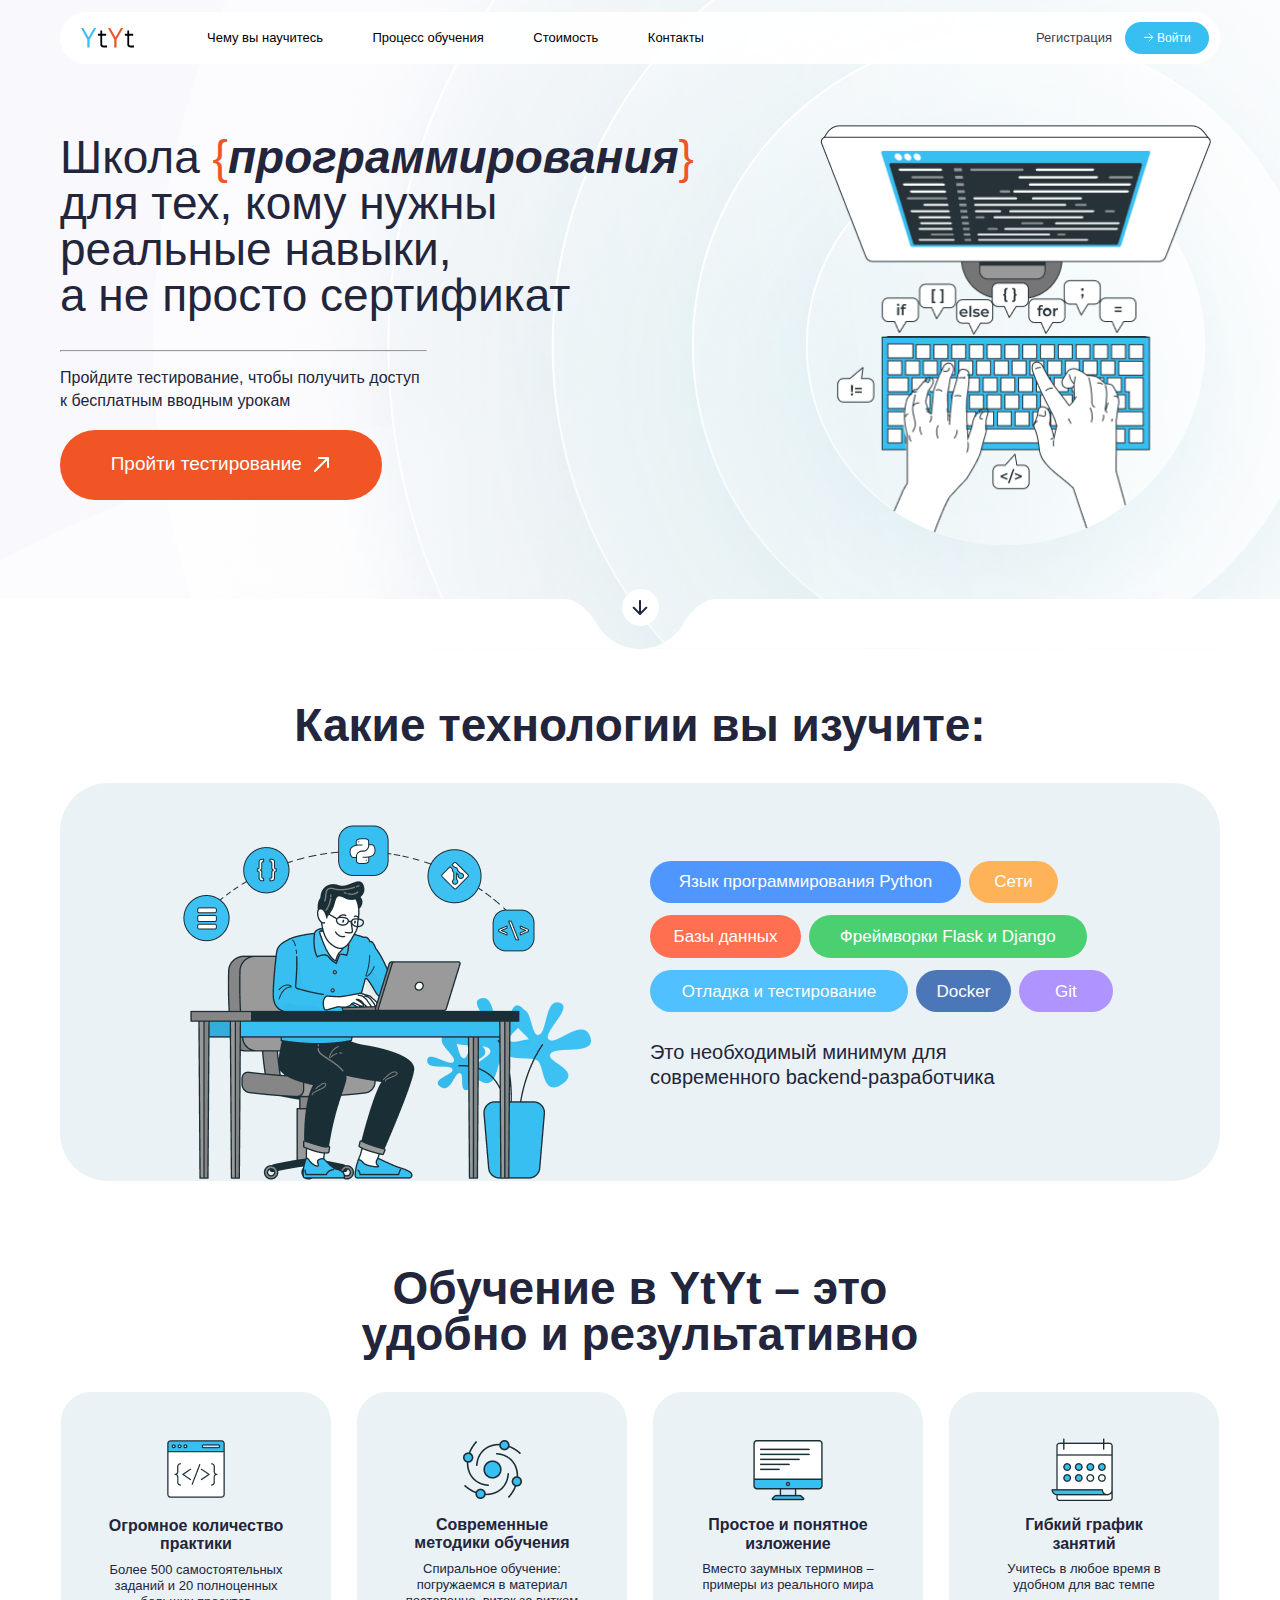
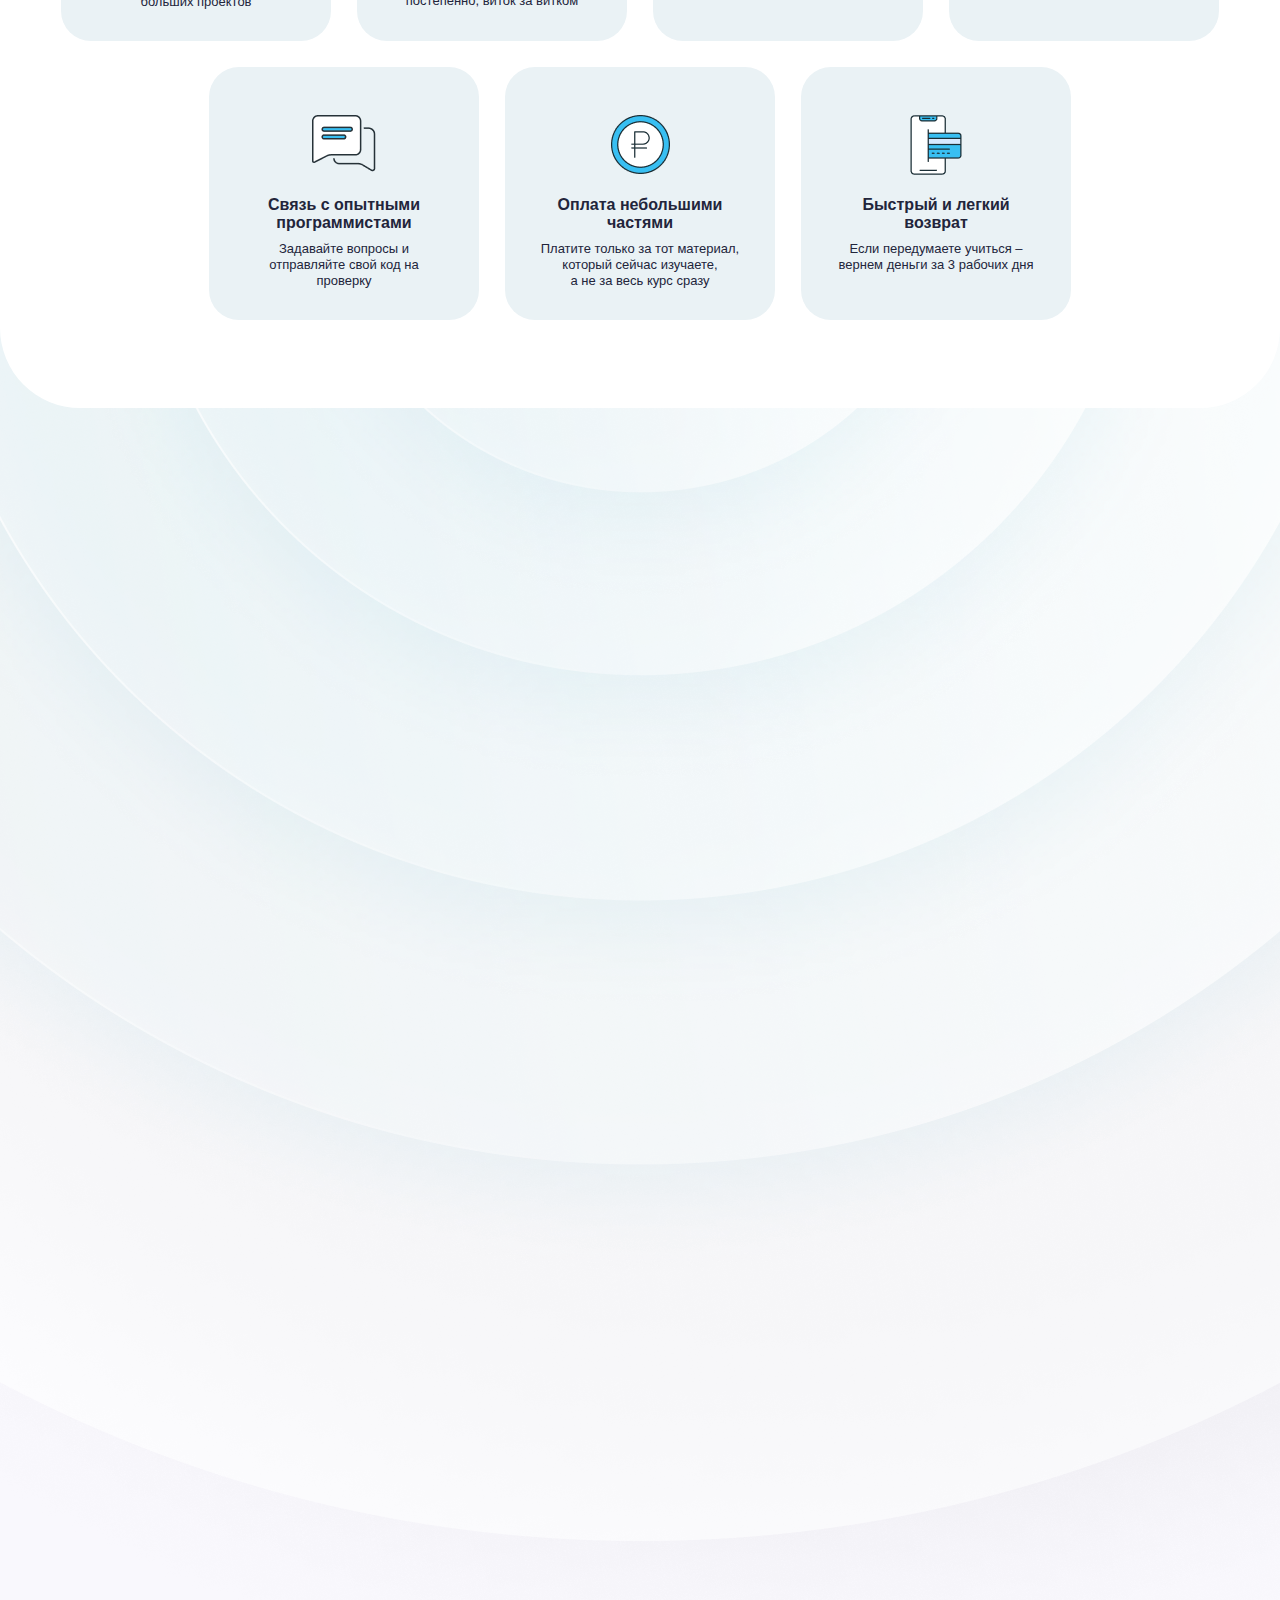
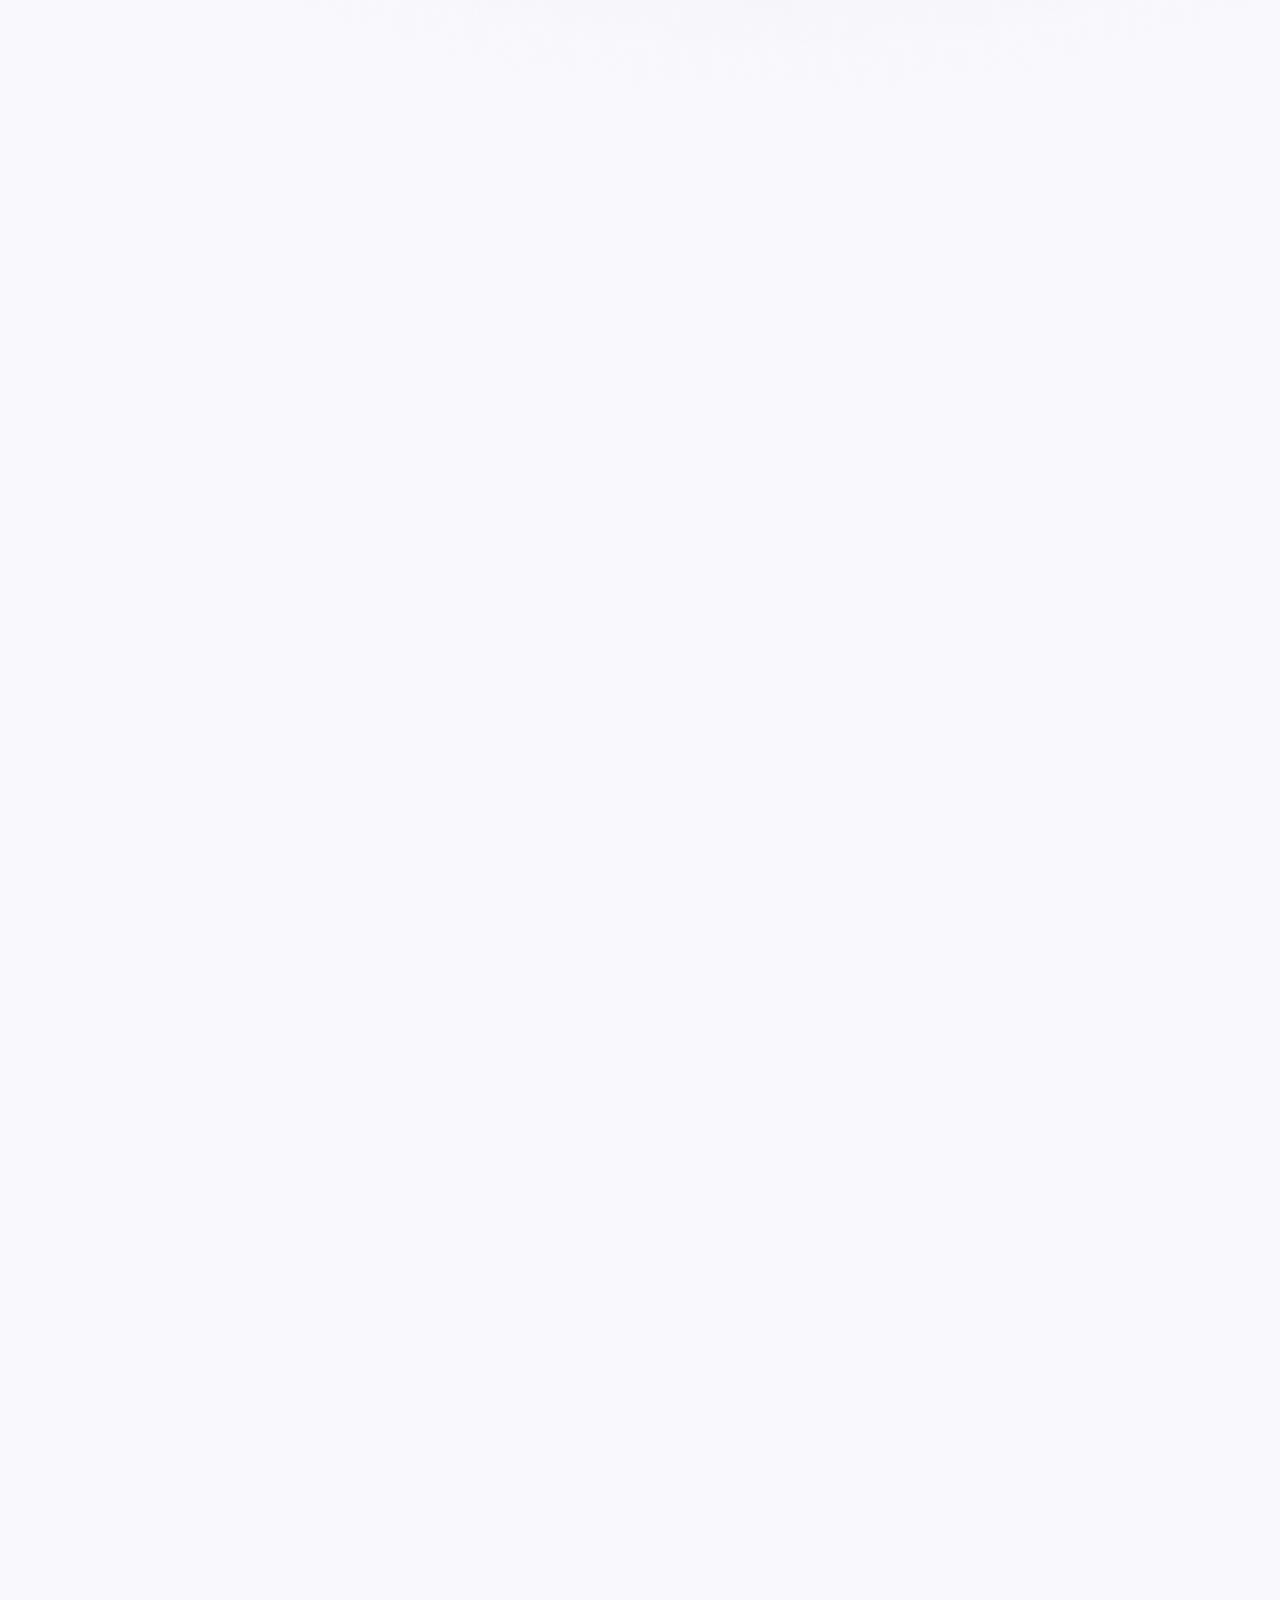
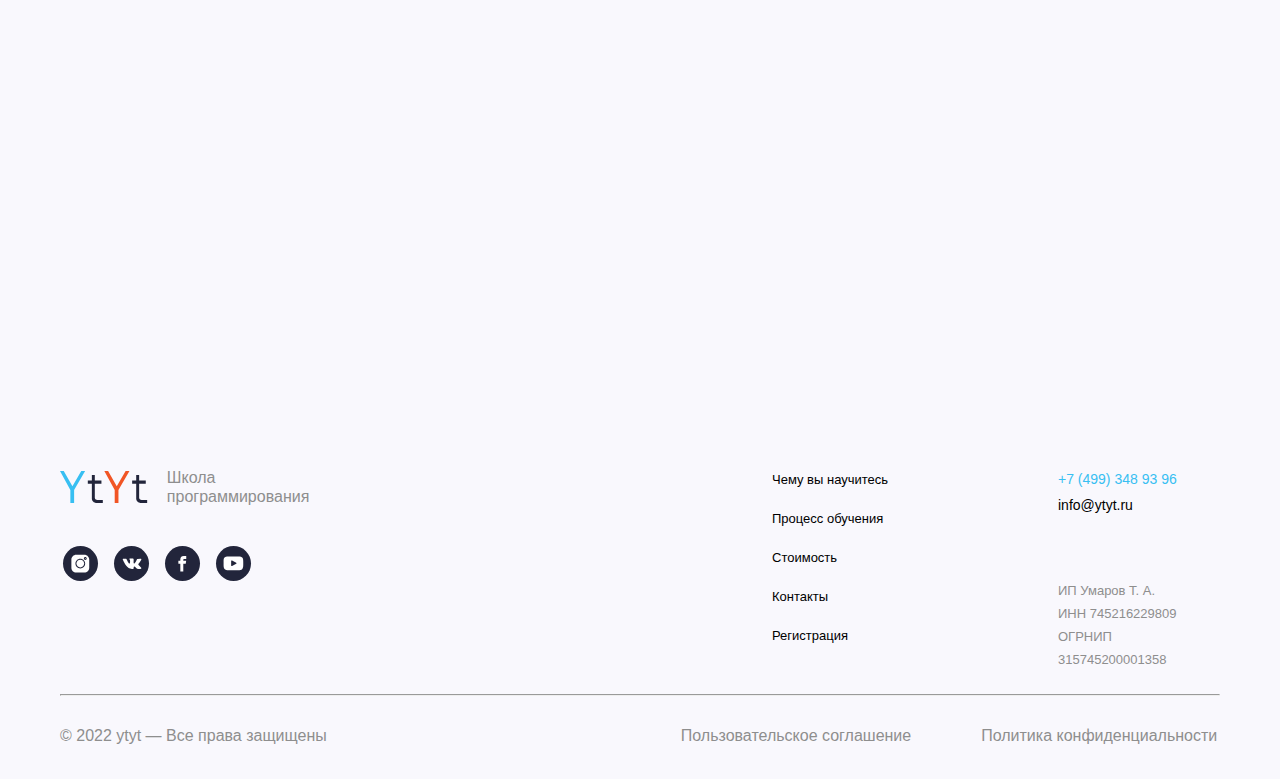
<file: index.html>
<!DOCTYPE html>
<html lang="ru">
<head>
    <meta charset="UTF-8">
    <meta name="viewport" content="width=device-width, initial-scale=1.0">
    <link rel="stylesheet" href="css/style.css">
    <link rel="stylesheet" href="css/adaptive.css">
    <title>Школа программирования YtYt</title>
</head>

<body>
    <section class="fade-in-section">
        <header  id="header">
            <div class="container">
                <div class="header">
                    <img src="images/logo.svg" class="header__logo" alt="Логотип">


                    <div class="menu-toggle" onclick="toggleMenu()">
                        <img src="images/menu-icon.svg" alt="Меню">
                    </div>
                    <nav class="header__nav-menu" id="nav-menu">
                        <ul class="nav">
                            <li class="nav__link"><a href="#technology">Чему вы научитесь</a></li>
                            <li class="nav__link"><a href="#how-the-training-takes-place">Процесс обучения</a></li>
                            <li class="nav__link"><a href="#tuition-fees">Стоимость</a></li>
                            <li class="nav__link"><a href="#footer">Контакты</a></li>
                        </ul>
                        <a href="error-page.html" class="account__registration">Регистрация</a>
                        <button onclick="document.location = 'error-page.html'" class="account__entrance">
                            <img src="images/arrow1.svg" alt="Стрелка">
                            <span>Войти</span>
                        </button>
                    </nav>


                    <nav class="header__nav">
                        <ul class="nav">
                            <li class="nav__link"><a href="#technology">Чему вы научитесь</a></li>
                            <li class="nav__link"><a href="#how-the-training-takes-place">Процесс обучения</a></li>
                            <li class="nav__link"><a href="#tuition-fees">Стоимость</a></li>
                            <li class="nav__link"><a href="#footer">Контакты</a></li>
                        </ul>
                    </nav>
                    <div class="header__account account">
                        <a href="error-page.html" class="account__registration">Регистрация</a>
                        <button onclick="document.location = 'error-page.html'" class="account__entrance">
                            <img src="images/arrow1.svg" alt="Стрелка">
                            <span>Войти</span>
                        </button>
                    </div>
                </div>
            </div>
        </header>

        <div class="container">
            <div class="beginning">
                <div class="left-beginning">
                    <h1 class="slogan">Школа <span class="staples">{</span><b><em class="programming">программирования</em></b><span class="staples">}</span> для тех, кому нужны реальные навыки, <br> а не просто сертификат</h1>
                    <hr class="line">
                    <p class="test">Пройдите тестирование, чтобы получить доступ к бесплатным вводным урокам</p>
                    <button onclick="document.location = 'error-page.html'" class="pass-the-tests">
                        <span>Пройти тестирование</span>
                        <img src="images/arrow2.svg" alt="Стрелка">
                    </button>
                </div>
                <img src="images/computer.png" class="computer" alt="Компьютер">
            </div>
        </div>
    </section>



    <div class="fade-in-section">
        <div class="down-slice">
            <a href="#footer">
                <div class="down-button">
                    <img src="images/arrowdown.svg" alt="Стрелка">
                </div>
            </a>
        </div>

        <section class="second-section" id="technology">
            <div class="container">
                <div class="technology">
                    <h2 class="heading">Какие технологии вы изучите:</h2>
                    <div class="banner">
                        <img class="banner__img" src="images/banner.png" alt="Человек за столом">
                        <div class="banner__enumeration">
                            <div class="list-of-skills">
                                <div class="list-of-skills__element">Язык программирования Python</div>
                                <div class="list-of-skills__element">Сети</div>
                                <div class="list-of-skills__element">Базы данных</div>
                                <div class="list-of-skills__element">Фреймворки Flask и Django</div>
                                <div class="list-of-skills__element">Отладка и тестирование</div>
                                <div class="list-of-skills__element">Docker</div>
                                <div class="list-of-skills__element">Git</div>
                            </div>
                            <p class="minimum-required">Это необходимый минимум для современного backend-разработчика</p>
                        </div>
                    </div>
                    <h2 class="heading">Обучение в YtYt – это удобно и результативно</h2>
                    <div class="pros-of-training">
                        <div class="advantage">
                            <img class="advantage__img" src="images/icon1.png" alt="">
                            <h3 class="advantage__heading">Огромное количество практики</h3>
                            <p class="advantage__text">Более 500 самостоятельных заданий и 20 полноценных больших проектов</p>
                        </div>
                        <div class="advantage">
                            <img class="advantage__img" src="images/icon2.png" alt="">
                            <h3 class="advantage__heading">Современные <br>методики обучения</h3>
                            <p class="advantage__text">Спиральное обучение: погружаемся в материал постепенно, виток за витком</p>
                        </div>
                        <div class="advantage">
                            <img class="advantage__img" src="images/icon3.png" alt="">
                            <h3 class="advantage__heading">Простое и понятное изложение</h3>
                            <p class="advantage__text">Вместо заумных терминов – примеры из реального мира</p>
                        </div>
                        <div class="advantage">
                            <img class="advantage__img" src="images/icon4.png" alt="">
                            <h3 class="advantage__heading">Гибкий график <br> занятий</h3>
                            <p class="advantage__text">Учитесь в любое время в удобном для вас темпе</p>
                        </div>
                        <div class="advantage">
                            <img class="advantage__img" src="images/icon5.png" alt="">
                            <h3 class="advantage__heading advantage__heading5">Cвязь с опытными программистами</h3>
                            <p class="advantage__text">Задавайте вопросы и отправляйте свой код на проверку</p>
                        </div>
                        <div class="advantage">
                            <img class="advantage__img" src="images/icon6.png" alt="">
                            <h3 class="advantage__heading">Оплата небольшими частями</h3>
                            <p class="advantage__text">Платите только за тот материал, который сейчас изучаете, <br>а не за весь курс сразу</p>
                        </div>
                        <div class="advantage">
                            <img class="advantage__img" src="images/icon7.png" alt="">
                            <h3 class="advantage__heading">Быстрый и легкий возврат</h3>
                            <p class="advantage__text">Если передумаете учиться – вернем деньги за 3 рабочих дня</p>
                        </div>
                    </div>
                </div>
            </div>
        </section>
    </div>



    <section class="third-section fade-in-section" id="how-the-training-takes-place">
        <div class="container">
            <div class="how-the-training-takes-place">
                <img src="images/shade.svg" alt="Тень">
                <h2 class="heading">Как происходит обучение на YtYt?</h2>
                <p class="text-before-the-video">Обучение должно быть комфортным. Поэтому мы разработали собственную платформу для обучения программированию. На ней вы можете не только изучать теорию, но и запускать готовые примеры и даже писать свой собственный код.</p>
                <div class="video">
                    <img src="images/video.png" alt="Видео">
                    <a href="error-page.html">
                        <div class="pause">
                            <img class="pause__icon" src="images/pause.svg" alt="Пауза">
                            <p class="pause__watch">Посмотреть видео</p>
                        </div>
                    </a>
                </div>
                <div class="description-of-training">
                    <div class="item">
                        <p class="item__number">01</p>
                        <p class="item__header">Весь материал разбит на небольшие уроки</p>
                        <p class="item__text">Теория и практика подаются маленькими порциями. Так вам будет легче усваивать новые знания.</p>
                    </div>
                    <div class="item">
                        <p class="item__number">02</p>
                        <p class="item__header">Обучение <br>через практику</p>
                        <p class="item__text">Всё, что вы узнали, вы тут же начинаете применять на практике. Вы сразу видите результаты своего труда.</p>
                    </div>
                    <div class="item">
                        <p class="item__number">03</p>
                        <p class="item__header">Нет ограничений<br> по времени</p>
                        <p class="item__text">Можно совмещать учёбу с работой <br>и другими делами. Не нужно выпрашивать академический отпуск, если пришлось сделать перерыв.</p>
                    </div>
                </div>
                <div class="training-offer">
                    <button onclick="document.location = 'error-page.html'" class="start-learning">
                        <span>Начать обучение</span>
                        <img src="images/arrow2.svg" alt="Стрелка">
                    </button>
                    <p>Попробуйте, первые уроки бесплатны, но нужно <br>пройти тестирование</p>
                </div>
            </div>
        </div>
    </section>



    <section class="fourth-section fade-in-section">
        <div class="container">
            <div class="support-methods"> 
                <div class="support-methods__block help-and-support-img">
                    <img src="images/helpandsupport.png" alt="Помощь и поддержка">
                </div>
                <div class="support-methods__block help-and-support-text">
                    <h3 class="help-and-support-text__heading">Помощь и поддержка</h3>
                    <p class="help-and-support-text__paragraph">Если в процессе обучения возникнут сложности, вы всегда сможете задать вопрос своему наставнику.</p>
                    <p class="help-and-support-text__paragraph">Раз в несколько уроков вы будете получать большое задание, которое нужно будет сдавать на проверку код-ревьюеру. Он внимательно изучит ваш код, найдет ошибки и поможет вам стать лучше.</p>
                </div>
                <div class="support-methods__block teaching-methods-text">
                    <h3 class="teaching-methods-text__heading">Методика обучения</h3>
                    <p class="teaching-methods-text__paragraph">Весь учебный материал структурирован по принципу «спирального обучения». Сначала вы получаете базовые знания, а затем на каждом витке спирали углубляетесь в изученные темы, доводя их понимание до совершенства. Такой подход упрощает обучение и гарантирует, что вы не пропустите ничего важного.</p>
                </div>
                <div class="support-methods__block teaching-methods-img">
                    <img src="images/teachingmethods.png" alt="Методика обучения">
                </div>
            </div>
        </div>
    </section>



    <section class="fifth-section fade-in-section" id="tuition-fees">
        <div class="container">
            <div class="tuition-fees">
                <h2 class="heading">Стоимость обучения</h2>
                <div class="cost-information">
                    <div class="cost-information__item">
                        <img src="images/costicon1.png" alt="Иконка">
                        <p>Весь курс разбит на несколько блоков. Оплата поэтапная вы платите только за тот блок, который сейчас проходите.</p>
                    </div>
                    <div class="cost-information__item">
                        <img src="images/costicon2.png" alt="Иконка">
                        <p>Любой из блоков вы можете оплатить в рассрочку.</p>
                    </div>
                    <div class="cost-information__item">
                        <img src="images/costicon3.png" alt="Иконка">
                        <p>Если передумаете учиться, то возврат можно оформить в любой момент. Возвращаем деньги за 3 рабочих дня.</p>
                    </div>
                </div>
                <div class="table">
                    <div class="thead">
                        <div class="tr">
                            <div class="th">Блок</div>
                            <div class="th">Стоимость (₽)</div>
                            <div class="th">Расчетное время обучения (мес.) *</div>
                        </div>
                    </div>
                    <div class="tbody">
                        <div class="tr">
                            <div class="td">Введение в программирование</div>
                            <div class="td">Бесплатно</div>
                            <div class="td">0.5</div>
                        </div>
                        <div class="tr">
                            <div class="td">Основы программирования на Python</div>
                            <div class="td">9 900</div>
                            <div class="td">1</div>
                        </div>
                        <div class="tr">
                            <div class="td">Python, продвинутый уровень</div>
                            <div class="td">14 900</div>
                            <div class="td">2.5</div>
                        </div>
                        <div class="tr">
                            <div class="td">Сети + фреймворк Flask</div>
                            <div class="td">14 900</div>
                            <div class="td">2.5</div>
                        </div>
                        <div class="tr">
                            <div class="td">Базы данных</div>
                            <div class="td">14 900</div>
                            <div class="td">2</div>
                        </div>
                        <div class="tr">
                            <div class="td">Фреймворк Django</div>
                            <div class="td">14 900</div>
                            <div class="td">2</div>
                        </div>
                        <div class="tr">
                            <div class="td">Разработка «боевого» проекта</div>
                            <div class="td">9 900</div>
                            <div class="td">1.5</div>
                        </div>
                    </div>
                    <div class="tfoot">
                        <div class="tr">
                            <div class="td">Итого</div>
                            <div class="td">79 400</div>
                            <div class="td">12</div>
                        </div>
                    </div>                    
                </div>
                <p class="note">* если занятиям уделяется около 20 часов в неделю</p>
                <div class="mandatory-learning">
                    <img src="images/mandatorylearning.png" alt="Иконка">
                    <p>Все блоки проходятся строго по порядку. Пропустить какой-то блок или начать обучение с середины нельзя, даже если вы считаете, что уже знаете какую-то часть материала. Только так мы можем гарантировать, что вы получите все знания, предусмотренные учебной программой.</p>
                    <button onclick="document.location = 'error-page.html'" class="start-learning">
                        <span>Начать обучение</span>
                        <img src="images/arrow2.svg" alt="Иконка">
                    </button>
                </div>
            </div>
        </div>
    </section>



    <footer id="footer">
        <div class="container">
            <div class="footer">
                <div class="school-name">
                    <img class="school-name__logo" src="images/logo2.svg" alt="Логотип">
                    <p class="school-name__name">Школа программирования</p>
                </div>
                <div class="buttons">
                    <button onclick="document.location = 'error-page.html'" class="buttons__button">
                        <img src="images/instagram.svg" alt="Инстаграм">
                    </button>
                    <button onclick="document.location = 'error-page.html'" class="buttons__button">
                        <img src="images/vk.svg" alt="Вк">
                    </button>
                    <button onclick="document.location = 'error-page.html'" class="buttons__button">
                        <img src="images/facebook.svg" alt="Фейсбук">
                    </button>
                    <button onclick="document.location = 'error-page.html'" class="buttons__button">
                        <img src="images/youtube.svg" alt="Ютуб">
                    </button>
                </div>
                <ul class="nav">
                    <li class="nav__link"><a href="#technology">Чему вы научитесь</a></li>
                    <li class="nav__link"><a href="#how-the-training-takes-place">Процесс обучения</a></li>
                    <li class="nav__link"><a href="#tuition-fees">Стоимость</a></li>
                    <li class="nav__link"><a href="#footer">Контакты</a></li>
                    <li class="nav__link"><a href="#header">Регистрация</a></li>
                </ul>
                <div class="info">
                    <a class="info__tel" href="tel:+74993489396">+7 (499) 348 93 96</a>
                    <a class="info__mail" href="mailto:info@ytyt.ru">info@ytyt.ru</a>
                    <p class="info__text">ИП Умаров Т. А. <br>ИНН 745216229809 ОГРНИП <br>315745200001358</p>
                </div>
            </div>
            <hr>
            <div class="bottom">
                <p class="bottom__all-rights-reserved">© 2022 ytyt — Все права защищены</p>
                <a href="error-page.html" class="bottom__user-agreement">Пользовательское соглашение</a>
                <a href="error-page.html" class="bottom__privacy-policy">Политика конфиденциальности</a>
            </div>
        </div>
    </footer>

    <script src="js/script.js"></script>
</body>
</html>
</file>
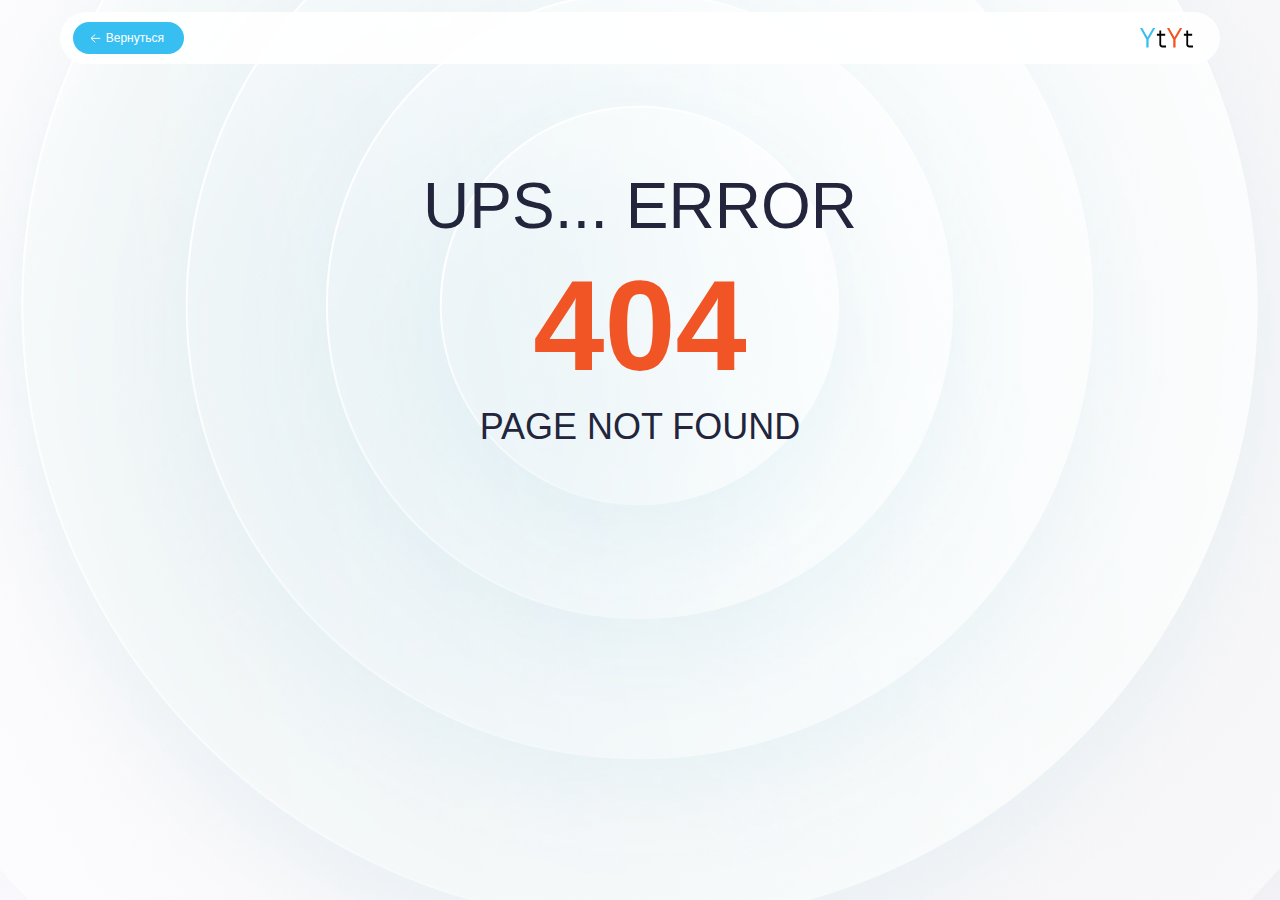
<file: error-page.html>
<!DOCTYPE html>
<html lang="en">
<head>
    <meta charset="UTF-8">
    <meta name="viewport" content="width=device-width, initial-scale=1.0">
    <title>Error</title>
    <link rel="stylesheet" href="css/style-error.css">
</head>
<body>
    <header  id="header">
        <div class="container">
            <div class="header">
                <button onclick="document.location = 'index.html'" class="header__return">
                    <img src="images/arrow-back.svg" alt="Стрелка">
                    <span>Вернуться</span>
                </button>
                <img src="images/logo.svg" class="header__logo" alt="Логотип">
            </div>
        </div>
    </header>
    <section class="section fade-in-section">
        <p class="error">UPS... ERROR</p>
        <h1 class="number">404</h1>
        <p class="reason">PAGE NOT FOUND</p>
    </section>
    <script src="js/script.js"></script>
</body>
</html>
</file>
<file: css/style.css>
button:hover {
  cursor: pointer;
}
* {
  margin: 0;
  padding: 0;
}
.menu-toggle {
  display: none;
}
.header__nav-menu {
  display: none;
  position: absolute;
  right: 0;
  top: 25px;
  z-index: -1;
  background-color: white;
  transition: opacity 0.2s ease;
}
.container {
  max-width: 1160px;
  margin: auto;
}
.pass-the-tests:hover,
.start-learning:hover {
  box-shadow: #858585 0 3px 2px;
}
button {
  font-family: Arial, sans-serif;
}
body {
  font-family: 'Arial', sans-serif;
  font-weight: 400;
  background-color: #F9F8FD;
  background-image: url(../images/bg.png);
  background-repeat: no-repeat;
  background-position: center 0;
  padding-top: 12px;
  color: #22253B;
}
body a {
  color: black;
  text-decoration: none;
}
.header {
  background: rgba(255, 255, 255, 0.9);
  padding: 10px 10.9px 10.27px 21px;
  border-radius: 75px;
  display: flex;
  align-items: center;
}
.header__logo {
  width: 53px;
  margin-right: 73.02px;
}
.header__nav {
  margin-right: 332px;
}
.header__nav .nav {
  display: flex;
  justify-content: space-between;
  width: 496.98px;
}
.header__nav .nav__link:hover a {
  color: #F15525;
}
.header .account {
  display: flex;
  width: 173.1px;
  justify-content: space-between;
  align-items: center;
}
.header .account__registration {
  font-size: 13px;
  color: #3C3E50;
}
.header .account__registration:hover {
  color: #F15525;
}
.header .account__entrance {
  padding: 8.87px 18.46px 8.87px 19px;
  background-color: #38BFF2;
  border-radius: 34px;
  border: none;
  font-size: 12px;
  color: white;
  display: flex;
  gap: 2.56px;
  align-items: center;
}
.header .account__entrance:hover {
  box-shadow: #858585 0 3px 2px;
}
.beginning {
  display: grid;
  grid-template-columns: 638px 390.89px;
  column-gap: 122.33px;
  padding: 60.85px 0 56px;
}
.beginning .left-beginning {
  margin-top: 9.15px;
}
.beginning .left-beginning .slogan {
  font-weight: 400;
  font-size: 46px;
  line-height: 46px;
  margin-bottom: 32px;
}
.beginning .left-beginning .slogan .programming {
  font-weight: 600;
}
.beginning .left-beginning .slogan .staples {
  color: #F15525;
}
.beginning .left-beginning .line {
  color: #DEDEDE;
  width: 365.22px;
  margin-bottom: 14.53px;
}
.beginning .left-beginning .test {
  font-size: 16px;
  line-height: 23px;
  width: 365.22px;
  margin-bottom: 17.47px;
}
.beginning .left-beginning .pass-the-tests {
  padding: 25.22px 53px 27px 50.71px;
  background-color: #F15525;
  border-radius: 82px;
  border: none;
  font-size: 19px;
  line-height: 96.7%;
  letter-spacing: 0.005px;
  color: white;
  display: flex;
  gap: 12.38px;
  align-items: center;
}
.beginning .computer {
  width: 390.89px;
}
.nav {
  list-style: none;
}
.nav__link {
  font-size: 13px;
}
.heading {
  font-size: 46px;
  line-height: 46px;
  color: #22253B;
  text-align: center;
}
.down-slice {
  background-image: url(../images/slice.svg);
  background-repeat: no-repeat;
  background-position: center bottom;
  height: 60px;
}
.down-slice a {
  display: block;
  width: fit-content;
  margin: auto;
}
.down-slice .down-button {
  background-color: white;
  height: 37px;
  width: 37px;
  border-radius: 50%;
  margin: auto;
  display: flex;
  justify-content: center;
  align-items: center;
}
.second-section {
  background-color: white;
  border-radius: 0 0 80px 80px;
}
.second-section .technology {
  padding: 53px 0 88.5px;
}
.second-section .technology .heading {
  margin-bottom: 35px;
}
.second-section .technology .heading:nth-of-type(2) {
  width: 598px;
  margin-left: auto;
  margin-right: auto;
}
.second-section .technology .banner {
  background-color: #EAF2F5;
  border-radius: 48px;
  padding: 42px 106.17px 1.15px 122.92px;
  display: flex;
  gap: 59px;
  margin-bottom: 84px;
}
.second-section .technology .banner__enumeration {
  padding-top: 36px;
}
.second-section .technology .banner__enumeration .list-of-skills {
  display: flex;
  flex-wrap: wrap;
  row-gap: 12px;
  column-gap: 8px;
  margin-bottom: 27.86px;
}
.second-section .technology .banner__enumeration .list-of-skills__element {
  padding: 11.88px 0 10.69px;
  border-radius: 44px;
  color: white;
  text-align: center;
  font-size: 17px;
}
.second-section .technology .banner__enumeration .list-of-skills__element:first-child {
  width: 311px;
  background-color: #5096FF;
}
.second-section .technology .banner__enumeration .list-of-skills__element:nth-child(2) {
  width: 89px;
  background-color: #FFB359;
}
.second-section .technology .banner__enumeration .list-of-skills__element:nth-child(3) {
  width: 151.17px;
  background-color: #FF6F50;
}
.second-section .technology .banner__enumeration .list-of-skills__element:nth-child(4) {
  width: 277.48px;
  background-color: #4BD071;
}
.second-section .technology .banner__enumeration .list-of-skills__element:nth-child(5) {
  width: 258px;
  background-color: #50C0FF;
}
.second-section .technology .banner__enumeration .list-of-skills__element:nth-child(6) {
  width: 95px;
  background-color: #4B77B9;
}
.second-section .technology .banner__enumeration .list-of-skills__element:nth-child(7) {
  width: 93.83px;
  background-color: #AF93FF;
}
.second-section .technology .banner__enumeration .list-of-skills__element:hover {
  box-shadow: #858585 0 3px 2px;
}
.second-section .technology .banner .minimum-required {
  font-size: 20px;
  width: 386px;
  line-height: 25px;
}
.second-section .technology .pros-of-training {
  display: flex;
  flex-wrap: wrap;
  gap: 26px;
  justify-content: center;
}
.second-section .technology .pros-of-training .advantage {
  box-sizing: border-box;
  display: flex;
  flex-direction: column;
  background-color: #EAF2F5;
  border-radius: 30px;
  padding: 48px 35px 31px;
  width: 270px;
}
.second-section .technology .pros-of-training .advantage__img {
  margin: auto;
  margin-bottom: 19px;
  margin-top: 0;
}
.second-section .technology .pros-of-training .advantage__img[src="images/icon2.png"] {
  margin-bottom: 17px;
}
.second-section .technology .pros-of-training .advantage__img[src="images/icon3.png"] {
  margin-bottom: 15.74px;
}
.second-section .technology .pros-of-training .advantage__img[src="images/icon4.png"] {
  margin-bottom: 9px;
}
.second-section .technology .pros-of-training .advantage__img[src="images/icon5.png"] {
  margin-bottom: 24px;
}
.second-section .technology .pros-of-training .advantage__img[src="images/icon6.png"] {
  margin-bottom: 22px;
}
.second-section .technology .pros-of-training .advantage__img[src="images/icon7.png"] {
  margin-bottom: 21px;
}
.second-section .technology .pros-of-training .advantage__heading {
  font-size: 16px;
  line-height: 18.5px;
  text-align: center;
  margin-bottom: 8px;
}
.second-section .technology .pros-of-training .advantage__text {
  font-size: 13px;
  text-align: center;
  line-height: 16px;
}
.second-section .technology .pros-of-training .advantage:hover {
  box-shadow: #858585 0 5px 3px;
}
.second-section .technology .pros-of-training .advantage:nth-child(4) {
  padding-top: 43.66px;
}
.how-the-training-takes-place {
  padding: 57px 0 90px;
}
.how-the-training-takes-place img[src="images/shade.svg"] {
  position: absolute;
  margin: auto;
}
.how-the-training-takes-place .heading {
  margin-bottom: 27px;
}
.how-the-training-takes-place .text-before-the-video {
  width: 642px;
  margin: auto;
  margin-bottom: 38px;
  text-align: center;
  line-height: 20px;
}
.how-the-training-takes-place .video {
  margin: auto;
  margin-bottom: 27.95px;
  width: fit-content;
  position: relative;
}
.how-the-training-takes-place .pause {
  position: absolute;
  top: 118px;
  left: 293px;
  bottom: 158.05px;
  display: flex;
  flex-direction: column;
  align-items: center;
}
.how-the-training-takes-place .pause__icon {
  width: 122px;
  margin-bottom: 7px;
}
.how-the-training-takes-place .pause__watch {
  font-size: 20px;
  line-height: 96.7%;
  color: white;
}
.how-the-training-takes-place .description-of-training {
  background-color: white;
  border-radius: 40px;
  padding: 28px 58px 51px 53px;
  display: flex;
  margin-bottom: 26px;
}
.how-the-training-takes-place .description-of-training .item__number {
  color: #38BFF2;
  font-size: 77px;
  margin-bottom: 8px;
  font-weight: bold;
}
.how-the-training-takes-place .description-of-training .item__header {
  font-size: 24px;
  line-height: 30px;
  width: 266px;
  margin-bottom: 19px;
}
.how-the-training-takes-place .description-of-training .item__text {
  font-size: 16px;
  line-height: 23px;
  width: 282px;
}
.how-the-training-takes-place .description-of-training .item:first-child {
  margin-right: 58px;
  width: 332px;
  border-right: 1px solid #EAF2F5;
}
.how-the-training-takes-place .description-of-training .item:nth-child(2) {
  margin-right: 50px;
  width: 326px;
  border-right: 1px solid #EAF2F5;
}
.how-the-training-takes-place .training-offer {
  box-sizing: border-box;
  border-radius: 110px;
  background-color: white;
  padding: 12px 37px 11px 14px;
  display: flex;
  gap: 24px;
  align-items: center;
  width: 538px;
  margin: auto;
}
.how-the-training-takes-place .training-offer p {
  font-size: 15px;
  line-height: 18px;
  width: 214px;
  font-weight: bold;
}
.how-the-training-takes-place .training-offer .start-learning {
  width: 249px;
  font-size: 16px;
  display: flex;
  gap: 8.51px;
  align-items: center;
  padding: 27px 45.49px 27px 46px;
}
.how-the-training-takes-place .training-offer .start-learning span {
  font-weight: 400;
  font-size: 15px;
  line-height: 18px;
  width: 214px;
}
.start-learning {
  background-color: #F15525;
  border-radius: 82px;
  border: none;
  line-height: 96.7%;
  color: white;
}
.fourth-section {
  background-color: white;
  border-radius: 80px;
}
.fourth-section .support-methods {
  padding: 93px 0 89px;
  display: grid;
  grid-template-columns: 400px 300px 400px;
  grid-template-rows: 313px 290px;
  row-gap: 28px;
  column-gap: 30px;
}
.fourth-section .support-methods__block {
  background-color: #EAF2F5;
  border-radius: 40px;
}
.fourth-section .support-methods .help-and-support-img {
  padding: 41px 0;
  display: flex;
  justify-content: center;
  width: 100%;
}
.fourth-section .support-methods .help-and-support-text {
  padding: 52px 81px 51px 100px;
  grid-column-start: 2;
  grid-column-end: 4;
}
.fourth-section .support-methods .help-and-support-text__heading {
  font-size: 32px;
  line-height: 30px;
  margin-bottom: 24px;
}
.fourth-section .support-methods .help-and-support-text__paragraph {
  margin-bottom: 15px;
  font-size: 16px;
  line-height: 25px;
}
.fourth-section .support-methods .help-and-support-text__paragraph:first-of-type {
  width: 435px;
}
.fourth-section .support-methods .teaching-methods-text {
  padding: 55px 128px 55px 100px;
  grid-column-start: 1;
  grid-column-end: 3;
}
.fourth-section .support-methods .teaching-methods-text__heading {
  font-size: 32px;
  line-height: 30px;
  margin-bottom: 24px;
}
.fourth-section .support-methods .teaching-methods-text__paragraph {
  margin-bottom: 15px;
  font-size: 16px;
  line-height: 25px;
}
.fourth-section .support-methods .teaching-methods-img {
  display: flex;
  justify-content: center;
  padding: 16px 0 15px;
}
.tuition-fees {
  padding: 90px 0 0;
  margin-bottom: 63px;
}
.tuition-fees .heading {
  margin-bottom: 35px;
}
.tuition-fees .cost-information {
  display: flex;
  justify-content: space-between;
  margin-bottom: 39px;
}
.tuition-fees .cost-information__item {
  display: flex;
  align-items: center;
}
.tuition-fees .cost-information__item img[src="images/costicon1.png"] {
  margin-right: 29px;
}
.tuition-fees .cost-information__item img[src="images/costicon2.png"] {
  margin-right: 30px;
}
.tuition-fees .cost-information__item img[src="images/costicon3.png"] {
  margin-right: 36.31px;
}
.tuition-fees .cost-information__item p {
  line-height: 21px;
}
.tuition-fees .cost-information__item:nth-child(1) {
  width: 390px;
}
.tuition-fees .cost-information__item:nth-child(2) {
  width: 247px;
}
.tuition-fees .cost-information__item:nth-child(3) {
  width: 385.69px;
}
.tuition-fees .table {
  background-color: white;
  padding: 36px 40px 37px 39px;
  border-radius: 30px;
  margin-bottom: 30px;
}
.tuition-fees .table .tr {
  display: grid;
  grid-template-columns: 499px 285px 276px;
  padding-left: 19px;
}
.tuition-fees .table .thead {
  font-weight: bold;
  color: #38BFF2;
  font-size: 16px;
  line-height: 25px;
  text-align: left;
  margin-bottom: 15px;
}
.tuition-fees .table .tbody {
  font-size: 20px;
  line-height: 25px;
  margin-bottom: 20px;
}
.tuition-fees .table .tbody .tr:nth-of-type(odd) {
  padding-top: 16px;
  padding-bottom: 16px;
  background-color: #F3F3F3;
  border-radius: 10px;
}
.tuition-fees .table .tbody .tr:nth-of-type(2) {
  padding-top: 15px;
  padding-bottom: 14px;
}
.tuition-fees .table .tbody .tr:nth-of-type(4) {
  padding-top: 14px;
  padding-bottom: 18px;
}
.tuition-fees .table .tbody .tr:nth-of-type(6) {
  padding-top: 14px;
  padding-bottom: 14px;
}
.tuition-fees .table .tfoot {
  font-size: 24px;
  font-weight: bold;
  line-height: 25px;
}
.tuition-fees .note {
  padding-left: 53px;
  font-size: 16px;
  color: #8E8E8E;
  margin-bottom: 33px;
}
.tuition-fees .mandatory-learning {
  background-color: #EAF2F5;
  border-radius: 30px;
  padding: 65px 51px 63px 54px;
  display: flex;
  align-items: center;
}
.tuition-fees .mandatory-learning img[src="images/mandatorylearning.png"] {
  margin-right: 30px;
}
.tuition-fees .mandatory-learning p {
  font-size: 17px;
  line-height: 22px;
  margin-right: 23px;
}
.tuition-fees .mandatory-learning .start-learning {
  margin-bottom: 11px;
  width: 311px;
  display: flex;
  gap: 13.16px;
  align-items: center;
  padding: 24px 64.84px 24px 59px;
}
.tuition-fees .mandatory-learning .start-learning span {
  line-height: 22px;
  font-size: 19px;
  width: 164px;
  text-align: center;
  margin-right: 0;
}
.footer {
  display: grid;
  grid-template-columns: 712px 282px 176px;
  grid-template-rows: 78px 1fr;
  margin-bottom: 23px;
  align-items: first baseline;
}
.footer .school-name {
  display: flex;
  align-items: center;
  gap: 18.84px;
  width: 257px;
}
.footer .school-name__name {
  color: #8E8E8E;
  line-height: 19px;
  font-size: 16px;
}
.footer .buttons {
  display: flex;
  gap: 16px;
  padding-left: 3px;
  grid-row-start: 2;
  grid-row-end: 3;
}
.footer .buttons__button {
  background-color: #22253B;
  border-radius: 50%;
  display: flex;
  align-items: center;
  justify-content: center;
  width: 35px;
  height: 35px;
  border: none;
}
.footer .nav {
  padding-top: 4px;
  align-self: start;
  display: flex;
  flex-direction: column;
  gap: 24px;
  grid-column-start: 2;
  grid-column-end: 3;
  grid-row-start: 1;
  grid-row-end: 4;
}
.footer .nav__link:hover a {
  color: #F15525;
}
.footer .info {
  padding-left: 4px;
  align-self: start;
  display: flex;
  flex-direction: column;
  grid-column-start: 3;
  grid-column-end: 4;
  grid-row-start: 1;
  grid-row-end: 4;
}
.footer .info__tel {
  color: #38BFF2;
  font-size: 14px;
  line-height: 23px;
  margin-bottom: 3px;
}
.footer .info__mail {
  font-size: 14px;
  line-height: 23px;
  margin-bottom: 62px;
}
.footer .info__text {
  color: #8E8E8E;
  font-size: 13px;
  line-height: 23px;
}
hr {
  background-color: #D8D8D8;
  margin-bottom: 28px;
}
.bottom {
  display: flex;
  color: #8E8E8E;
  margin-bottom: 32px;
}
.bottom__all-rights-reserved {
  margin-right: 354px;
  font-size: 16px;
  line-height: 23px;
}
.bottom__user-agreement {
  margin-right: 70px;
  font-size: 16px;
  line-height: 23px;
  color: #8E8E8E;
}
.bottom__privacy-policy {
  font-size: 16px;
  line-height: 23px;
  color: #8E8E8E;
}
.bottom__user-agreement:hover {
  text-decoration: #8E8E8E underline;
}
.bottom__privacy-policy:hover {
  text-decoration: #8E8E8E underline;
}
.fade-in-section {
  opacity: 0;
  transform: translateY(20px);
  transition: opacity 0.6s ease-out, transform 0.6s ease-out;
}
.fade-in-section.visible {
  opacity: 1;
  transform: translateY(0);
}
</file>
<file: css/adaptive.css>
@media screen and (max-width: 1200px) {
  .container {
    max-width: 900px;
  }
  .header__logo {
    width: 53px;
    margin-right: 60px;
  }
  .header__nav {
    margin-right: 80px;
  }
  .beginning {
    grid-template-columns: 500px 350px;
    column-gap: 50px;
  }
  .beginning .left-beginning {
    margin-top: 10px;
  }
  .beginning .left-beginning .slogan {
    font-size: 36px;
    line-height: 36px;
  }
  .beginning .computer {
    width: 100%;
  }
  .second-section .technology .banner {
    padding: 30px 50px;
    gap: 20px;
  }
  .second-section .technology .banner__img {
    width: 300px;
  }
  .second-section .technology .banner .minimum-required {
    font-size: 16px;
    width: 350px;
    line-height: 14px;
  }
  .how-the-training-takes-place {
    padding: 50px 0 50px;
  }
  .how-the-training-takes-place img[src="images/shade.svg"] {
    position: absolute;
    width: 900px;
  }
  .how-the-training-takes-place .description-of-training {
    padding: 28px 50px 51px 50px;
  }
  .how-the-training-takes-place .description-of-training .item {
    margin-right: 10px;
    width: 250px;
  }
  .how-the-training-takes-place .description-of-training .item__header {
    font-size: 21px;
    line-height: 25px;
    width: 90%;
  }
  .how-the-training-takes-place .description-of-training .item__text {
    font-size: 14px;
    width: 90%;
  }
  .how-the-training-takes-place .description-of-training .item__text br {
    display: none;
  }
  .how-the-training-takes-place .description-of-training .item:nth-child(3) {
    margin-right: 0;
    width: 280px;
  }
  .fourth-section .support-methods {
    grid-template-columns: 290px 290px 290px;
    row-gap: 15px;
    column-gap: 15px;
  }
  .fourth-section .support-methods .help-and-support-img {
    padding: 30px 0;
  }
  .fourth-section .support-methods .help-and-support-img img {
    width: 80%;
  }
  .fourth-section .support-methods .help-and-support-text {
    padding: 40px 50px 40px 50px;
  }
  .fourth-section .support-methods .help-and-support-text__paragraph:first-of-type {
    width: 100%;
  }
  .fourth-section .support-methods .teaching-methods-text {
    padding: 40px 50px 40px 50px;
  }
  .fourth-section .support-methods .teaching-methods-img {
    padding: 16px 0;
  }
  .fourth-section .support-methods .teaching-methods-img img {
    width: 80%;
  }
  .tuition-fees {
    padding: 50px 0 0;
    margin-bottom: 63px;
  }
  .tuition-fees .cost-information {
    gap: 15px;
  }
  .tuition-fees .cost-information__item {
    display: flex;
    align-items: center;
  }
  .tuition-fees .cost-information__item img {
    margin-right: 10px;
  }
  .tuition-fees .cost-information__item p {
    line-height: 18px;
    font-size: 14px;
  }
  .tuition-fees .cost-information__item:nth-child(1) {
    width: 315px;
  }
  .tuition-fees .cost-information__item:nth-child(2) {
    width: 240px;
  }
  .tuition-fees .cost-information__item:nth-child(3) {
    width: 315px;
  }
  .tuition-fees .table .tr {
    grid-template-columns: 390px 181px 250px;
  }
  .footer {
    grid-template-columns: 400px 300px 200px;
  }
  .bottom__all-rights-reserved {
    margin-right: 180px;
    font-size: 14px;
    line-height: 14px;
  }
  .bottom__user-agreement {
    font-size: 14px;
    line-height: 14px;
  }
  .bottom__privacy-policy {
    font-size: 14px;
    line-height: 14px;
  }
}
@media screen and (max-width: 992px) {
  .container {
    max-width: 700px;
  }
  .header__logo {
    width: 53px;
    margin-right: 60px;
  }
  .header__nav {
    margin-right: 80px;
  }
  .header__nav .nav {
    display: grid;
    grid-template-columns: 1fr 1fr;
    width: 300px;
    gap: 10px;
  }
  .beginning {
    grid-template-columns: 1fr;
    column-gap: 0;
  }
  .beginning .left-beginning {
    margin-top: 0;
  }
  .beginning .left-beginning .slogan {
    text-align: center;
    font-size: 36px;
    line-height: 36px;
  }
  .beginning .left-beginning .line {
    width: 100%;
  }
  .beginning .left-beginning .test {
    width: auto;
    text-align: center;
    margin-bottom: 20px;
  }
  .beginning .left-beginning .pass-the-tests {
    margin: auto;
  }
  .beginning .computer {
    margin: auto;
    width: 50%;
    grid-row-start: 1;
    grid-row-end: 2;
  }
  .second-section .technology .banner {
    padding: 30px 30px;
    gap: 20px;
  }
  .second-section .technology .banner__enumeration {
    padding-top: 0px;
  }
  .second-section .technology .banner__enumeration .list-of-skills {
    gap: 8px;
    margin-bottom: 10px;
  }
  .second-section .technology .banner__enumeration .list-of-skills__element {
    padding: 8px 0;
    font-size: 15px;
  }
  .second-section .technology .banner__enumeration .list-of-skills__element:first-child {
    width: 281px;
  }
  .second-section .technology .banner__enumeration .list-of-skills__element:nth-child(2) {
    width: 59px;
  }
  .second-section .technology .banner__enumeration .list-of-skills__element:nth-child(3) {
    width: 121.17px;
  }
  .second-section .technology .banner__enumeration .list-of-skills__element:nth-child(4) {
    width: 237.48px;
  }
  .second-section .technology .banner__enumeration .list-of-skills__element:nth-child(5) {
    width: 228px;
  }
  .second-section .technology .banner__enumeration .list-of-skills__element:nth-child(6) {
    width: 65px;
  }
  .second-section .technology .banner__enumeration .list-of-skills__element:nth-child(7) {
    width: 53.83px;
  }
  .second-section .technology .banner__img {
    width: 250px;
  }
  .second-section .technology .banner .minimum-required {
    font-size: 13px;
    width: 310px;
    line-height: 14px;
  }
  .how-the-training-takes-place {
    padding: 50px 0 50px;
  }
  .how-the-training-takes-place img[src="images/shade.svg"] {
    position: absolute;
    width: 700px;
    top: 200px;
  }
  .how-the-training-takes-place .heading {
    width: 500px;
    margin: auto;
    margin-bottom: 27px;
  }
  .how-the-training-takes-place .video {
    width: 700px;
    margin: auto;
    margin-bottom: 20px;
  }
  .how-the-training-takes-place .video img[src="images/video.png"] {
    width: 700px;
  }
  .how-the-training-takes-place .pause {
    top: 118px;
    left: 258px;
  }
  .how-the-training-takes-place .description-of-training {
    background-color: white;
    border-radius: 40px;
    padding: 28px 58px 41px 53px;
    display: block;
    margin-bottom: 20px;
  }
  .how-the-training-takes-place .description-of-training .item {
    width: auto;
    margin: none;
    padding-bottom: 10px;
  }
  .how-the-training-takes-place .description-of-training .item br {
    display: none;
  }
  .how-the-training-takes-place .description-of-training .item__header {
    width: auto;
  }
  .how-the-training-takes-place .description-of-training .item__text {
    width: auto;
  }
  .how-the-training-takes-place .description-of-training .item:first-child {
    border-bottom: 1px solid #EAF2F5;
    border-right: none;
    width: auto;
    margin-right: 0;
  }
  .how-the-training-takes-place .description-of-training .item:nth-child(2) {
    border-bottom: 1px solid #EAF2F5;
    border-right: none;
    width: auto;
    margin-right: 0;
  }
  .how-the-training-takes-place .description-of-training .item:nth-child(3) {
    width: auto;
  }
  .fourth-section .support-methods {
    grid-template-columns: 1fr 1fr;
    grid-template-rows: auto;
  }
  .fourth-section .support-methods .help-and-support-img {
    grid-row-start: 2;
    grid-row-end: 3;
    grid-column-start: 2;
    grid-column-end: 3;
  }
  .fourth-section .support-methods .help-and-support-text {
    padding: 52px 81px 51px 100px;
    grid-row-start: 1;
    grid-row-end: 2;
    grid-column-start: 1;
    grid-column-end: 3;
  }
  .fourth-section .support-methods .help-and-support-text__heading {
    font-size: 32px;
    line-height: 30px;
    margin-bottom: 24px;
  }
  .fourth-section .support-methods .help-and-support-text__paragraph {
    margin-bottom: 15px;
    font-size: 16px;
    line-height: 25px;
  }
  .fourth-section .support-methods .help-and-support-text__paragraph:first-of-type {
    width: auto;
  }
  .fourth-section .support-methods .teaching-methods-text {
    padding: 55px 128px 55px 100px;
    grid-column-start: 1;
    grid-column-end: 3;
    grid-row-start: 3;
    grid-column-end: 4;
  }
  .fourth-section .support-methods .teaching-methods-text__heading {
    font-size: 32px;
    line-height: 30px;
    margin-bottom: 24px;
  }
  .fourth-section .support-methods .teaching-methods-text__paragraph {
    margin-bottom: 15px;
    font-size: 16px;
    line-height: 25px;
  }
  .fourth-section .support-methods .teaching-methods-img {
    display: flex;
    justify-content: center;
    padding: 16px 0 15px;
    grid-row-start: 2;
    grid-row-end: 3;
  }
  .tuition-fees .table .tr {
    grid-template-columns: 300px 150px 150px;
  }
  .tuition-fees .table .thead {
    font-size: 14px;
    line-height: 14px;
  }
  .tuition-fees .table .tbody {
    font-size: 14px;
    line-height: 14px;
  }
  .tuition-fees .table .tfoot {
    font-size: 14px;
    line-height: 14px;
  }
  .tuition-fees .mandatory-learning {
    flex-wrap: wrap;
    justify-content: center;
    align-items: center;
    gap: 20px;
    padding: 20px 20px;
  }
  .tuition-fees .mandatory-learning img[src="images/mandatorylearning.png"] {
    margin-right: 0px;
  }
  .tuition-fees .mandatory-learning p {
    width: 430px;
    margin-right: 0;
  }
  .footer {
    grid-template-columns: repeat(3, 1fr);
  }
  .footer .school-name {
    gap: 10px;
  }
  .footer .school-name__name {
    line-height: 16px;
    font-size: 14px;
  }
  .footer .buttons {
    gap: 10px;
  }
  .bottom__all-rights-reserved {
    margin-right: 50px;
    font-size: 13px;
    line-height: 13px;
  }
  .bottom__user-agreement {
    margin-right: 50px;
    font-size: 13px;
    line-height: 13px;
  }
  .bottom__privacy-policy {
    font-size: 13px;
    line-height: 13px;
  }
}
@media screen and (max-width: 768px) {
  .container {
    max-width: 500px;
  }
  .header {
    justify-content: space-between;
    padding-right: 15px;
  }
  .header__logo {
    margin-right: 0;
  }
  .header__nav {
    display: none;
  }
  .beginning .left-beginning .slogan {
    font-size: 24px;
    width: 450px;
    margin: auto;
    margin-bottom: 10px;
  }
  .beginning .left-beginning .pass-the-tests {
    padding: 20px 30px;
    font-size: 14px;
  }
  .beginning .left-beginning .pass-the-tests img {
    width: 10px;
  }
  .heading {
    font-size: 32px;
  }
  .second-section .technology {
    padding: 40px 0;
  }
  .second-section .technology .heading:nth-of-type(2) {
    width: 470px;
  }
  .second-section .technology .banner {
    padding-bottom: 40px;
    display: block;
    margin-bottom: 40px;
  }
  .second-section .technology .banner__img {
    width: 50%;
    display: block;
    margin: auto;
    margin-bottom: 20px;
  }
  .second-section .technology .banner__enumeration .list-of-skills {
    justify-content: center;
    gap: 10px;
  }
  .second-section .technology .banner .minimum-required {
    width: auto;
    text-align: center;
  }
  .second-section .technology .pros-of-training .advantage {
    width: 100%;
    padding: 30px 40px;
    border-radius: 45px;
  }
  .how-the-training-takes-place img[src="images/shade.svg"] {
    width: 500px;
    top: 250px;
  }
  .how-the-training-takes-place .heading {
    width: 450px;
    margin: auto;
    margin-bottom: 20px;
  }
  .how-the-training-takes-place .text-before-the-video {
    width: 450px;
  }
  .how-the-training-takes-place .video {
    width: 100%;
  }
  .how-the-training-takes-place .video img[src="images/video.png"] {
    width: 100%;
  }
  .how-the-training-takes-place .pause {
    top: 70px;
    left: 165px;
  }
  .how-the-training-takes-place .pause__icon {
    width: 110px;
  }
  .how-the-training-takes-place .training-offer {
    width: 100%;
  }
  .how-the-training-takes-place .training-offer .start-learning {
    padding: 20px 25px;
  }
  .how-the-training-takes-place .training-offer p {
    font-size: 14px;
    line-height: 14px;
    width: auto;
  }
  .fourth-section .support-methods {
    padding: 50px 0;
  }
  .fourth-section .support-methods__block {
    padding: 20px 20px;
  }
  .fourth-section .support-methods .help-and-support-img {
    padding: 20px 0;
  }
  .fourth-section .support-methods .teaching-methods-img {
    padding: 20px 0;
  }
  .fourth-section .support-methods .help-and-support-text {
    padding: 30px 40px;
  }
  .fourth-section .support-methods .help-and-support-text__heading {
    font-size: 24px;
    line-height: 24px;
    margin-bottom: 16px;
  }
  .fourth-section .support-methods .help-and-support-text__paragraph {
    font-size: 14px;
    line-height: 14px;
    margin-bottom: 10px;
  }
  .fourth-section .support-methods .teaching-methods-text {
    padding: 30px 40px;
  }
  .fourth-section .support-methods .teaching-methods-text__heading {
    font-size: 24px;
    line-height: 24px;
    margin-bottom: 16px;
  }
  .fourth-section .support-methods .teaching-methods-text__paragraph {
    font-size: 14px;
    line-height: 14px;
    margin-bottom: 10px;
  }
  .tuition-fees .cost-information {
    flex-direction: column;
    gap: 30px;
  }
  .tuition-fees .cost-information__item:nth-child(1) {
    width: auto;
  }
  .tuition-fees .cost-information__item:nth-child(2) {
    width: auto;
  }
  .tuition-fees .cost-information__item:nth-child(3) {
    width: auto;
  }
  .tuition-fees .table .tr {
    grid-template-columns: 170px 120px 1fr;
    padding-left: 5px;
    gap: 5px;
    align-items: center;
  }
  .tuition-fees .mandatory-learning img[src="images/mandatorylearning.png"] {
    width: 50px;
  }
  .tuition-fees .mandatory-learning p {
    font-size: 14px;
    line-height: 16px;
    text-align: center;
  }
  .tuition-fees .mandatory-learning .start-learning {
    padding: 20px 30px;
    width: auto;
    gap: 9px;
  }
  .tuition-fees .mandatory-learning .start-learning span {
    font-size: 14px;
  }
  .footer {
    grid-template-columns: 2fr 1fr 1fr;
  }
  .footer .nav {
    gap: 10px;
    font-size: 13px;
  }
  .footer .info__tel {
    font-size: 11px;
  }
  .footer .info__mail {
    font-size: 11px;
  }
  .footer .info__text {
    font-size: 11px;
  }
  .menu-toggle {
    display: block;
    padding-top: 5px;
  }
  .header__nav-menu {
    flex-direction: column;
    padding: 30px;
    border-radius: 0 0 20px 20px;
  }
  .header__nav-menu .nav__link {
    margin-bottom: 20px;
  }
  .header__nav-menu .account__registration {
    margin-bottom: 20px;
  }
  .header__nav-menu .account__entrance {
    width: 100%;
  }
  .header {
    z-index: 1;
    position: relative;
    align-items: flex-start;
  }
  .header .header__account {
    display: none;
  }
  .pass-the-tests:hover,
  .start-learning:hover {
  box-shadow: none;
  }
  .header__nav .nav__link:hover a {
    color: #22253B;
  }
  .header .account__entrance:hover {
    box-shadow: none;
  }
  .second-section .technology .pros-of-training .advantage:hover {
    box-shadow:none;
  }
  .footer .nav__link:hover a {
    color: #22253B;
  }
  .second-section .technology .banner__enumeration .list-of-skills__element:hover {
  box-shadow: none;
  }
}
@media screen and (max-width: 576px) {
  .container {
    max-width: 300px;
  }
  .beginning .left-beginning .slogan {
    font-size: 16px;
    line-height: 18px;
    width: auto;
  }
  .beginning .left-beginning .test {
    font-size: 14px;
  }
  .beginning .computer {
    margin-bottom: 20px;
  }
  .heading {
    font-size: 20px;
    width: auto;
    line-height: 24px;
  }
  .second-section {
    border-radius: 0 0 50px 50px;
  }
  .second-section .technology {
    padding-bottom: 15px;
  }
  .second-section .technology .heading {
    margin-bottom: 20px;
  }
  .second-section .technology .heading:nth-of-type(2) {
    width: auto;
  }
  .second-section .technology .banner {
    margin-bottom: 25px;
  }
  .second-section .technology .banner__enumeration .list-of-skills__element {
    font-size: 13px;
  }
  .how-the-training-takes-place {
    padding: 20px 0;
  }
  .how-the-training-takes-place img[src="images/shade.svg"] {
    width: 300px;
    top: 200px;
  }
  .how-the-training-takes-place .heading {
    width: 280px;
  }
  .how-the-training-takes-place .text-before-the-video {
    font-size: 13px;
    width: auto;
  }
  .how-the-training-takes-place .pause {
    top: 40px;
    left: 95px;
  }
  .how-the-training-takes-place .pause__icon {
    width: 70px;
  }
  .how-the-training-takes-place .pause__watch {
    font-size: 13px;
  }
  .how-the-training-takes-place .description-of-training .item__number {
    font-size: 50px;
    margin-bottom: 10px;
  }
  .how-the-training-takes-place .description-of-training .item__header {
    font-size: 18px;
    margin-bottom: 10px;
  }
  .how-the-training-takes-place .description-of-training .item:first-child {
    margin-bottom: 15px;
  }
  .how-the-training-takes-place .description-of-training .item:nth-child(2) {
    margin-bottom: 15px;
  }
  .how-the-training-takes-place .training-offer {
    padding: 20px 0;
    border-radius: 50px;
    flex-direction: column;
  }
  .how-the-training-takes-place .training-offer p {
    width: 80%;
    margin: auto;
    font-size: 13px;
    text-align: center;
  }
  .how-the-training-takes-place .training-offer .start-learning {
    width: 80%;
  }
  .fourth-section {
    border-radius: 50px;
  }
  .fourth-section .support-methods {
    padding: 30px 0;
    grid-template-columns: 1fr;
  }
  .fourth-section .support-methods__block {
    border-radius: 30px;
  }
  .fourth-section .support-methods .help-and-support-img {
    grid-column-start: 1;
    grid-column-end: 2;
    grid-row-start: 1;
    grid-row-end: 2;
  }
  .fourth-section .support-methods .help-and-support-text {
    grid-column-start: 1;
    grid-column-end: 2;
    grid-row-start: 2;
    grid-row-end: 3;
  }
  .fourth-section .support-methods .help-and-support-text__heading {
    font-size: 18px;
    line-height: 18px;
  }
  .fourth-section .support-methods .teaching-methods-img {
    grid-column-start: 1;
    grid-column-end: 2;
    grid-row-start: 3;
    grid-row-end: 4;
  }
  .fourth-section .support-methods .teaching-methods-text {
    grid-column-start: 1;
    grid-column-end: 2;
    grid-row-start: 4;
    grid-row-end: 5;
  }
  .fourth-section .support-methods .teaching-methods-text__heading {
    font-size: 18px;
    line-height: 18px;
  }
  .tuition-fees .table .tr {
    grid-template-columns: 105px 100px;
  }
  .tuition-fees .table .tr .td:last-child {
    display: none;
  }
  .tuition-fees .table .tr .td:nth-child(2) {
    justify-self: end;
  }
  .tuition-fees .table .thead {
    font-size: 13px;
  }
  .tuition-fees .table .thead .tr .th:last-child {
    display: none;
  }
  .tuition-fees .table .tbody {
    font-size: 13px;
  }
  .tuition-fees .note {
    font-size: 13px;
    padding-left: 33px;
  }
  .footer {
    grid-template-columns: repeat(2, 1fr);
    grid-template-rows: auto;
    gap: 20px;
  }
  .footer .school-name {
    grid-column-start: 1;
    grid-column-end: 3;
    grid-row-start: 1;
    grid-row-end: 2;
  }
  .footer .buttons {
    grid-column-start: 1;
    grid-column-end: 3;
    grid-row-start: 2;
    grid-row-end: 3;
  }
  .footer .nav {
    grid-column-start: 1;
    grid-column-end: 2;
    grid-row-start: 3;
    grid-row-end: 4;
  }
  .footer .info {
    grid-column-start: 2;
    grid-column-end: 3;
    grid-row-start: 3;
    grid-row-end: 4;
  }
  .bottom {
    flex-direction: column;
    align-items: center;
    gap: 10px;
  }
  .bottom__all-rights-reserved {
    margin-right: 0;
  }
  .bottom__user-agreement {
    margin-right: 0;
  }
}
</file>
<file: css/style-error.css>
* {
    margin: 0;
    padding: 0;
  }
body {
    font-family: 'Arial', sans-serif;
    font-weight: 400;
    background-color: #F9F8FD;
    background-image: url(../images/bgerror.png);
    background-repeat: no-repeat;
    background-position: center 0;
    padding-top: 12px;
    color: #22253B;
  }
  body a {
    color: black;
    text-decoration: none;
  }
  .container {
    max-width: 1160px;
    margin: auto;
  }
.header {
    background: rgba(255, 255, 255, 0.9);
    padding: 10px 27px 10px 13px;
    border-radius: 75px;
    display: flex;
    align-items: center;
    justify-content: space-between;
  }
  .header__return {
    padding: 9px 20px 9px 17px;
    background-color: #38BFF2;
    border-radius: 34px;
    border: none;
    font-size: 12px;
    color: white;
    display: flex;
    gap: 4.74px;
    align-items: center;
    justify-content: space-between;
  } 
  .header__return:hover {
    box-shadow: rgb(133, 133, 133) 0 3px 2px;
  }
  .section {
    padding: 105px 0 0 0;
  }
  .error {
    font-size: 64px;
    text-align: center;
    margin-bottom: 9px;
  }
  .number {
    font-size: 128px;
    color: #F15525;
    text-align: center;
    margin-bottom: 5px;
  }
  .reason {
    font-size: 36px;
    line-height: 46px;
    text-align: center;
  }

  .fade-in-section {
    opacity: 0;
    transform: translateY(20px);
    transition: opacity 0.6s ease-out, transform 0.6s ease-out;
}

.fade-in-section.visible {
    opacity: 1;
    transform: translateY(0);
}

@media screen and (max-width: 1200px) {
    .container {
        max-width: 900px;
      }
}

@media screen and (max-width: 992px) {
    .container {
      max-width: 700px;
    }
}

@media screen and (max-width: 768px) {
    .container {
      max-width: 500px;
    }
    .error {
        font-size: 34px;
    }
    .reason {
        font-size: 22px;
    }
    .header__return:hover {
    box-shadow: none;
  }
}

@media screen and (max-width: 576px) {
    .container {
        max-width: 300px;
    }
    .number {
        font-size: 64px;
    }
}
</file>
